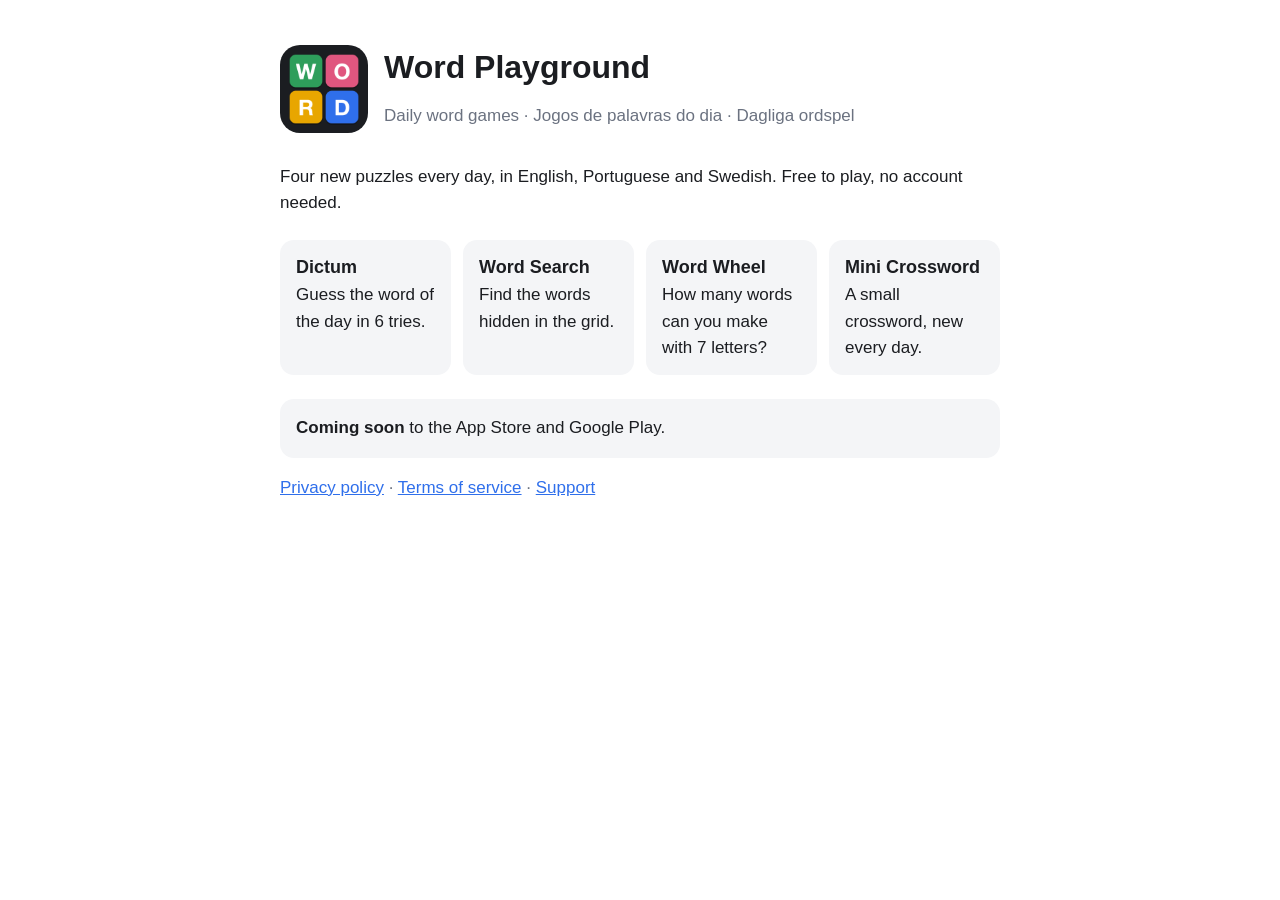
<file: index.html>
<!doctype html>
<html lang="en">
  <head>
    <meta charset="utf-8" />
    <meta name="viewport" content="width=device-width, initial-scale=1" />
    <title>Word Playground</title>
    <meta
      name="description"
      content="Four daily word games in English, Portuguese and Swedish: Dictum, Word Search, Word Wheel and Mini Crossword."
    />
    <!-- The card chats show for this link, which the app's shared results end with. -->
    <meta property="og:type" content="website" />
    <meta property="og:site_name" content="Word Playground" />
    <meta property="og:title" content="Word Playground" />
    <meta
      property="og:description"
      content="Daily word games · Jogos de palavras do dia · Dagliga ordspel"
    />
    <meta property="og:url" content="https://wordplayground.app/" />
    <meta property="og:image" content="https://wordplayground.app/share.jpg" />
    <meta property="og:image:width" content="1024" />
    <meta property="og:image:height" content="500" />
    <meta property="og:image:alt" content="Word Playground: four word games every day" />
    <meta name="twitter:card" content="summary_large_image" />
    <link rel="icon" href="icon.png" />
    <link rel="stylesheet" href="style.css" />
  </head>
  <body>
    <main>
      <div class="hero">
        <img src="icon.png" alt="" />
        <div>
          <h1>Word Playground</h1>
          <p class="muted">Daily word games · Jogos de palavras do dia · Dagliga ordspel</p>
        </div>
      </div>

      <p>
        Four new puzzles every day, in English, Portuguese and Swedish. Free to play, no account
        needed.
      </p>

      <div class="games">
        <div class="game"><strong>Dictum</strong>Guess the word of the day in 6 tries.</div>
        <div class="game"><strong>Word Search</strong>Find the words hidden in the grid.</div>
        <div class="game"><strong>Word Wheel</strong>How many words can you make with 7 letters?</div>
        <div class="game"><strong>Mini Crossword</strong>A small crossword, new every day.</div>
      </div>

      <div class="stores">
        <strong>Coming soon</strong> to the App Store and Google Play.
        <!-- Replace with the store badges and links once the app is published. -->
      </div>

      <p class="muted">
        <a href="privacy.html">Privacy policy</a> · <a href="terms.html">Terms of service</a> ·
        <a href="support.html">Support</a>
      </p>
    </main>
  </body>
</html>
</file>
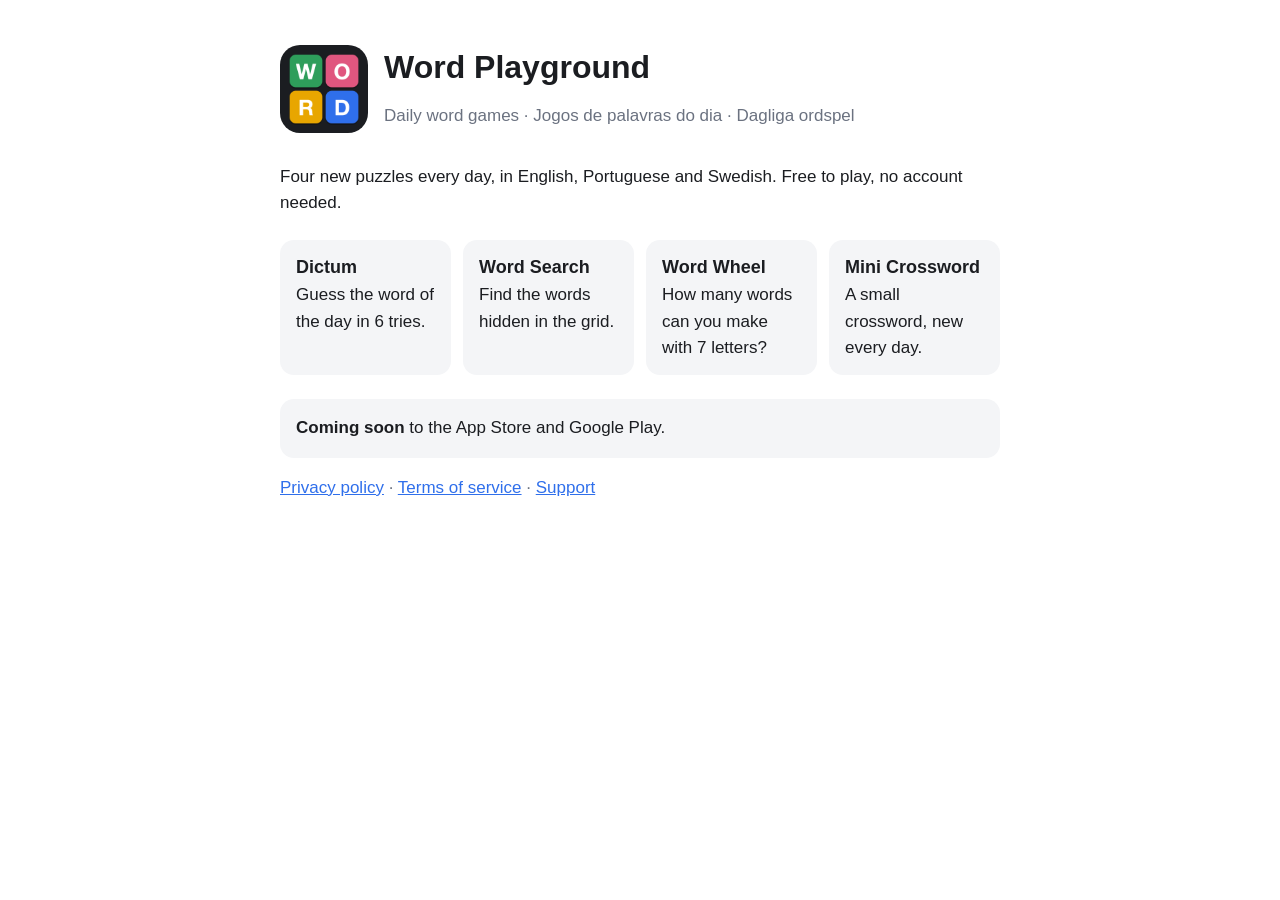
<file: app.html>
<!doctype html>
<html lang="en">
  <head>
    <meta charset="utf-8" />
    <meta name="viewport" content="width=device-width, initial-scale=1" />
    <title>Word Playground</title>
    <!-- The link at the end of results shared from the app (SHARE_URL in mobile/src/config.ts).
         Android phones go straight to the app on Google Play; other devices see the home page.
         Chats show the card below, since they read these tags without running the script. -->
    <meta property="og:type" content="website" />
    <meta property="og:site_name" content="Word Playground" />
    <meta property="og:title" content="Word Playground" />
    <meta
      property="og:description"
      content="Daily word games · Jogos de palavras do dia · Dagliga ordspel"
    />
    <meta property="og:url" content="https://wordplayground.app/app" />
    <meta property="og:image" content="https://wordplayground.app/share.jpg" />
    <meta property="og:image:width" content="1024" />
    <meta property="og:image:height" content="500" />
    <meta property="og:image:alt" content="Word Playground: four word games every day" />
    <meta name="twitter:card" content="summary_large_image" />
    <link rel="icon" href="icon.png" />
    <script>
      // Set to true once the app is live on Google Play. Until then only testers can open its
      // page there (everyone else gets "not found"), so everyone goes to the home page.
      var LIVE_ON_GOOGLE_PLAY = false;
      // The referrer shows in the Play Console's acquisition reports as the "shared_result"
      // source, counting the visits and installs that shared results bring.
      var GOOGLE_PLAY =
        'https://play.google.com/store/apps/details?id=com.edjmacedo.wordsplayground' +
        '&referrer=utm_source%3Dshared_result%26utm_campaign%3Dshare';
      var android = /Android/i.test(navigator.userAgent);
      location.replace(LIVE_ON_GOOGLE_PLAY && android ? GOOGLE_PLAY : '/');
    </script>
  </head>
  <body>
    <p><a href="/">Word Playground</a></p>
  </body>
</html>
</file>
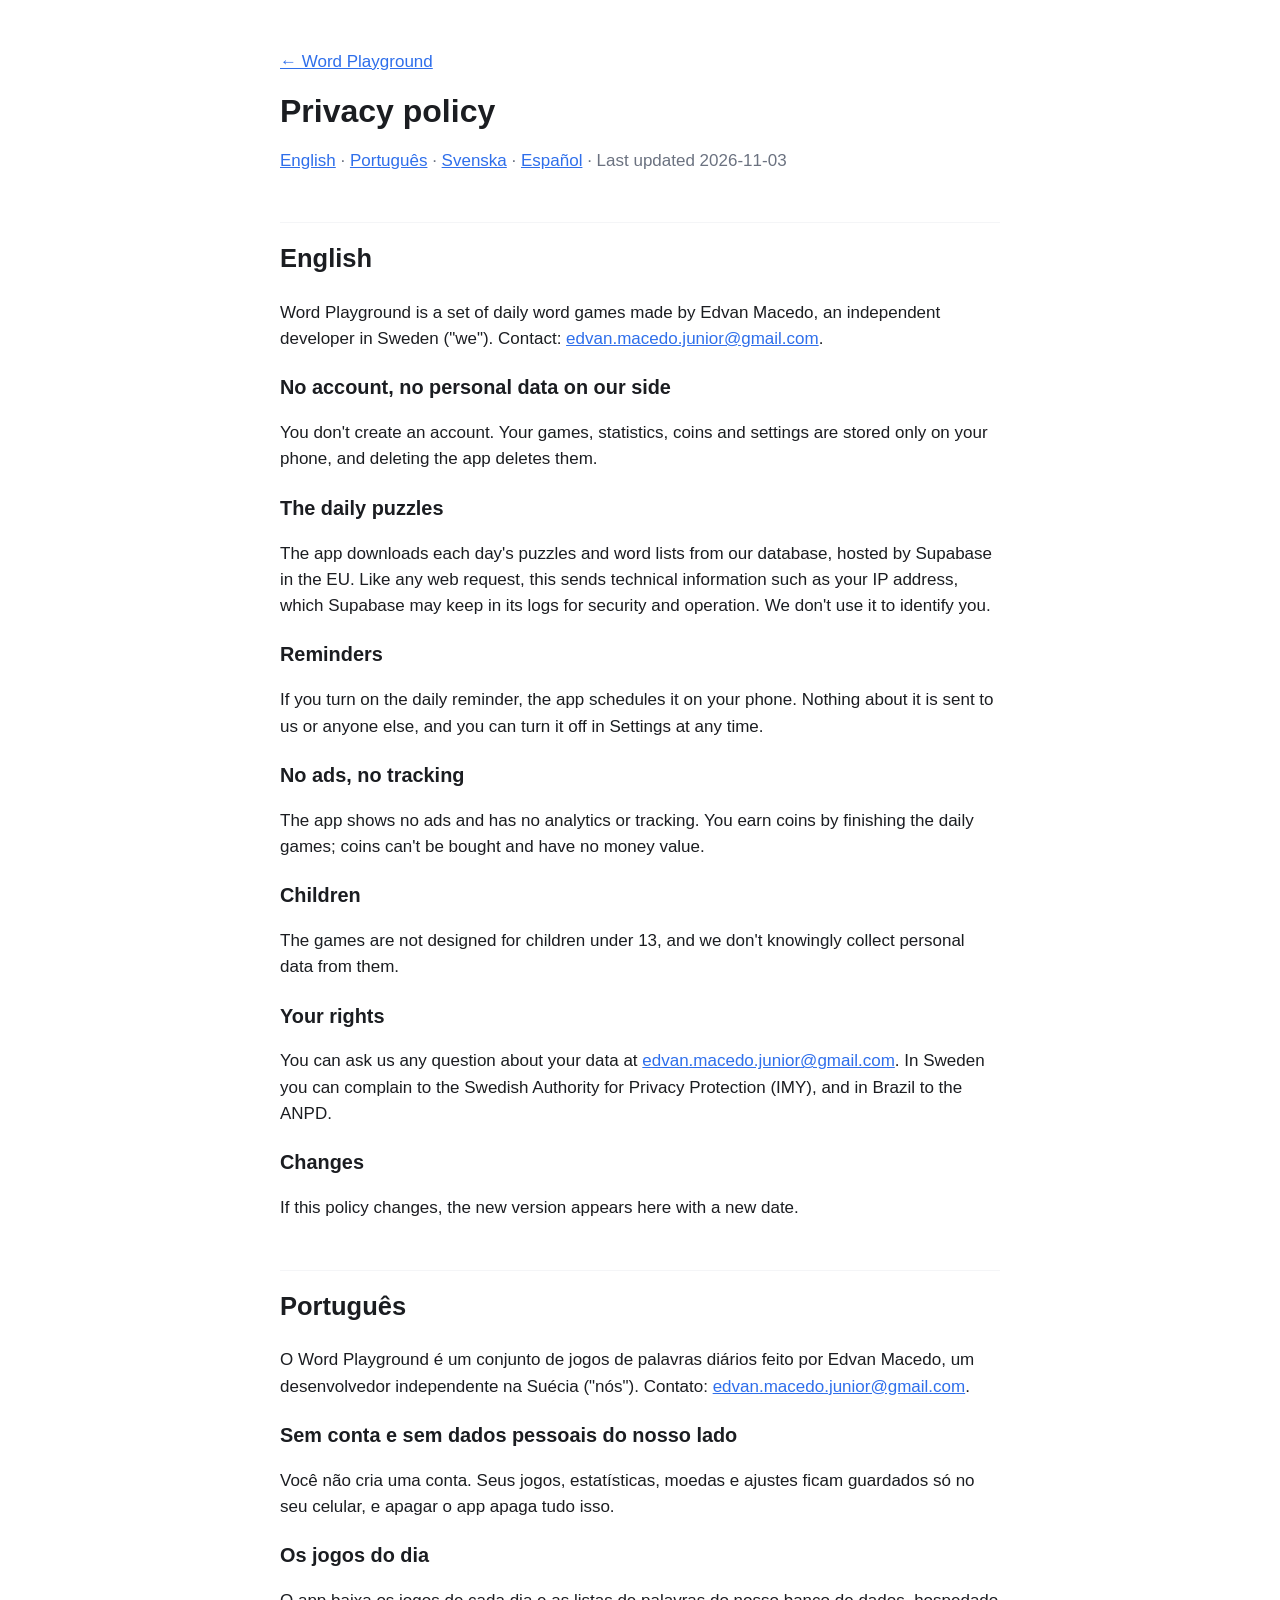
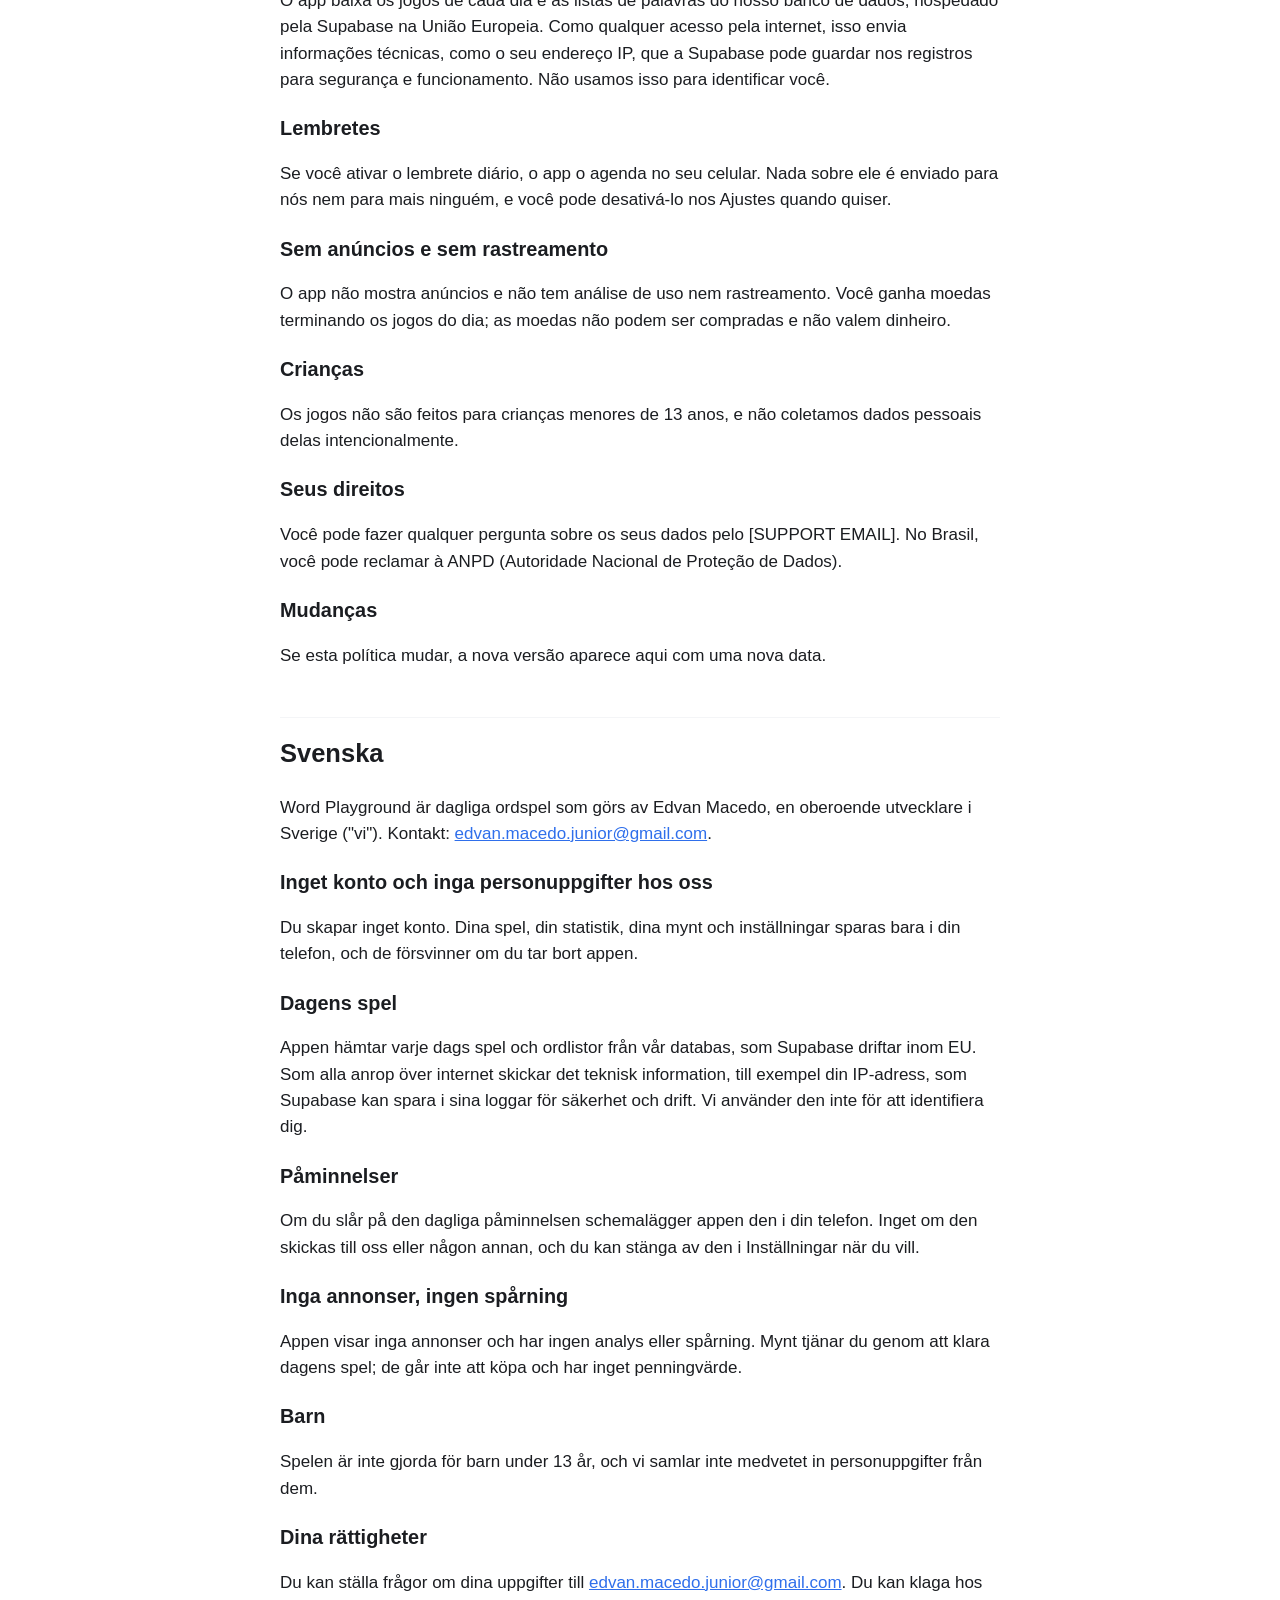
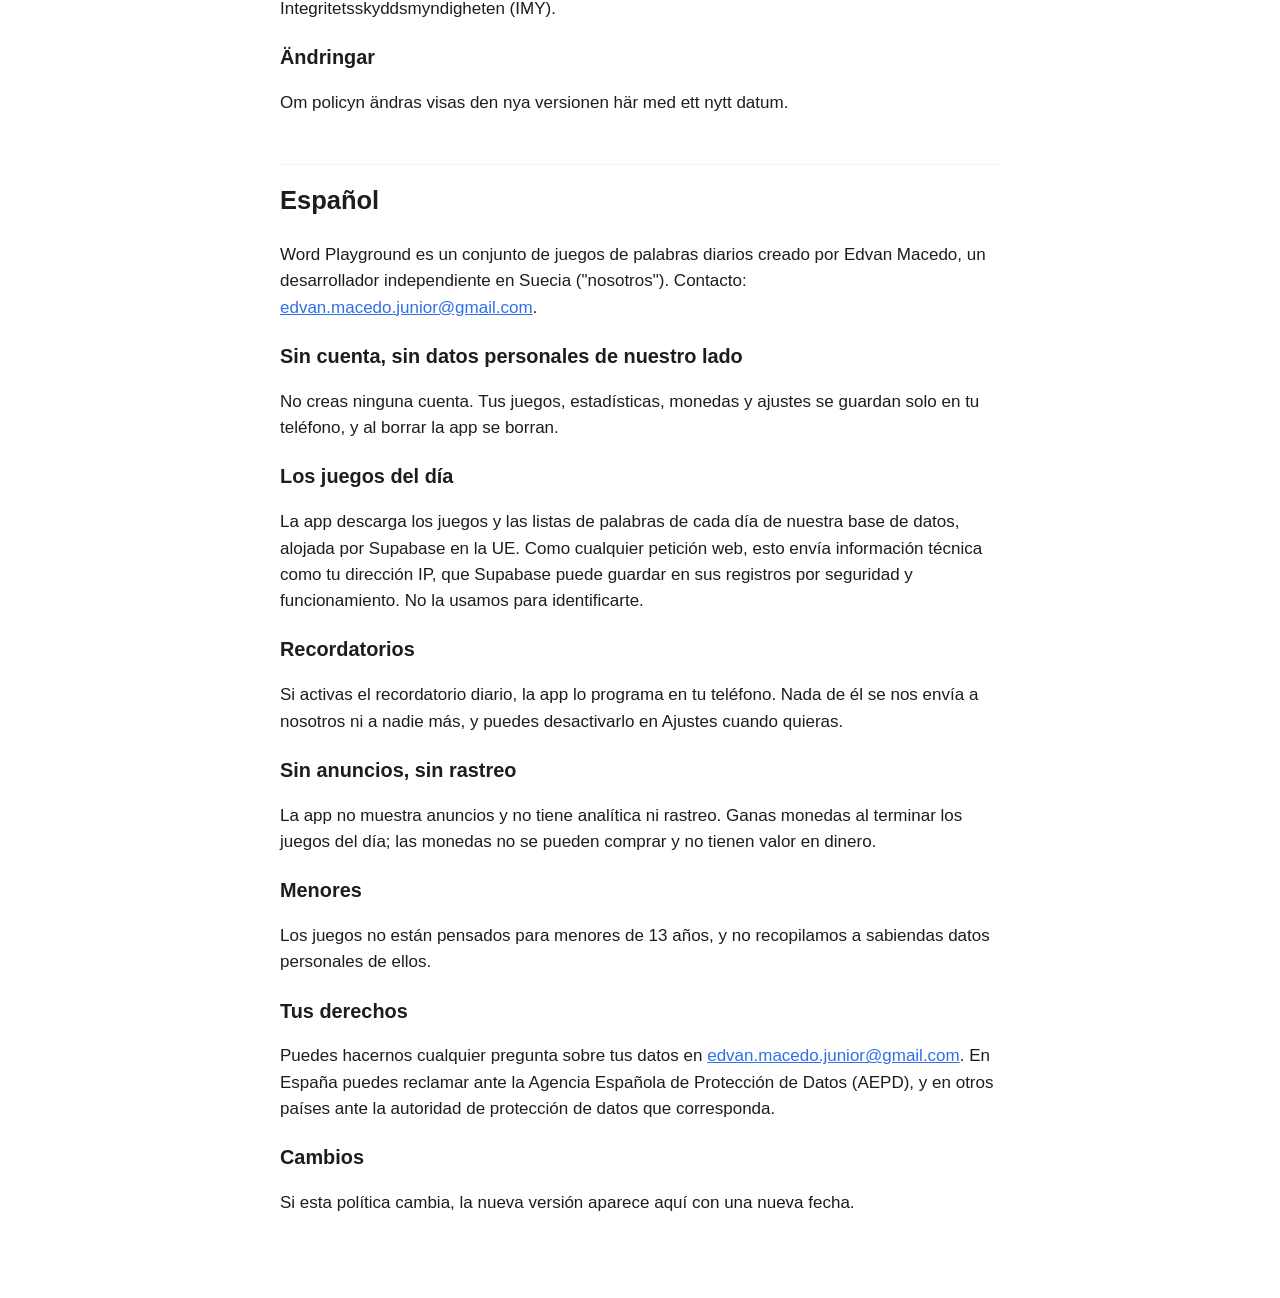
<file: privacy.html>
<!doctype html>
<html lang="en">
  <head>
    <meta charset="utf-8" />
    <meta name="viewport" content="width=device-width, initial-scale=1" />
    <title>Privacy policy · Word Playground</title>
    <link rel="stylesheet" href="style.css" />
  </head>
  <body>
    <main>
      <p><a href="index.html">← Word Playground</a></p>
      <h1>Privacy policy</h1>
      <p class="muted">
        <a href="#en">English</a> · <a href="#pt">Português</a> ·
        <a href="#sv">Svenska</a> · <a href="#es">Español</a> · Last updated 2026-11-03
      </p>

      <section id="en">
        <h2>English</h2>
        <p>
          Word Playground is a set of daily word games made by Edvan Macedo, an
          independent developer in Sweden ("we"). Contact: <a href="mailto:edvan.macedo.junior@gmail.com">edvan.macedo.junior@gmail.com</a>.
        </p>
        <h3>No account, no personal data on our side</h3>
        <p>
          You don't create an account. Your games, statistics, coins and
          settings are stored only on your phone, and deleting the app deletes
          them.
        </p>
        <h3>The daily puzzles</h3>
        <p>
          The app downloads each day's puzzles and word lists from our database,
          hosted by Supabase in the EU. Like any web request, this sends
          technical information such as your IP address, which Supabase may keep
          in its logs for security and operation. We don't use it to identify
          you.
        </p>
        <h3>Reminders</h3>
        <p>
          If you turn on the daily reminder, the app schedules it on your phone.
          Nothing about it is sent to us or anyone else, and you can turn it off
          in Settings at any time.
        </p>
        <h3>No ads, no tracking</h3>
        <p>
          The app shows no ads and has no analytics or tracking. You earn coins
          by finishing the daily games; coins can't be bought and have no money
          value.
        </p>
        <h3>Children</h3>
        <p>
          The games are not designed for children under 13, and we don't
          knowingly collect personal data from them.
        </p>
        <h3>Your rights</h3>
        <p>
          You can ask us any question about your data at <a href="mailto:edvan.macedo.junior@gmail.com">edvan.macedo.junior@gmail.com</a>. In
          Sweden you can complain to the Swedish Authority for Privacy
          Protection (IMY), and in Brazil to the ANPD.
        </p>
        <h3>Changes</h3>
        <p>
          If this policy changes, the new version appears here with a new date.
        </p>
      </section>

      <section id="pt">
        <h2>Português</h2>
        <p>
          O Word Playground é um conjunto de jogos de palavras diários feito por
          Edvan Macedo, um desenvolvedor independente na Suécia ("nós"). Contato:
          <a href="mailto:edvan.macedo.junior@gmail.com">edvan.macedo.junior@gmail.com</a>.
        </p>
        <h3>Sem conta e sem dados pessoais do nosso lado</h3>
        <p>
          Você não cria uma conta. Seus jogos, estatísticas, moedas e ajustes
          ficam guardados só no seu celular, e apagar o app apaga tudo isso.
        </p>
        <h3>Os jogos do dia</h3>
        <p>
          O app baixa os jogos de cada dia e as listas de palavras do nosso
          banco de dados, hospedado pela Supabase na União Europeia. Como
          qualquer acesso pela internet, isso envia informações técnicas, como o
          seu endereço IP, que a Supabase pode guardar nos registros para
          segurança e funcionamento. Não usamos isso para identificar você.
        </p>
        <h3>Lembretes</h3>
        <p>
          Se você ativar o lembrete diário, o app o agenda no seu celular. Nada
          sobre ele é enviado para nós nem para mais ninguém, e você pode
          desativá-lo nos Ajustes quando quiser.
        </p>
        <h3>Sem anúncios e sem rastreamento</h3>
        <p>
          O app não mostra anúncios e não tem análise de uso nem rastreamento.
          Você ganha moedas terminando os jogos do dia; as moedas não podem ser
          compradas e não valem dinheiro.
        </p>
        <h3>Crianças</h3>
        <p>
          Os jogos não são feitos para crianças menores de 13 anos, e não
          coletamos dados pessoais delas intencionalmente.
        </p>
        <h3>Seus direitos</h3>
        <p>
          Você pode fazer qualquer pergunta sobre os seus dados pelo [SUPPORT
          EMAIL]. No Brasil, você pode reclamar à ANPD (Autoridade Nacional de
          Proteção de Dados).
        </p>
        <h3>Mudanças</h3>
        <p>
          Se esta política mudar, a nova versão aparece aqui com uma nova data.
        </p>
      </section>

      <section id="sv">
        <h2>Svenska</h2>
        <p>
          Word Playground är dagliga ordspel som görs av Edvan Macedo, en
          oberoende utvecklare i Sverige ("vi"). Kontakt: <a href="mailto:edvan.macedo.junior@gmail.com">edvan.macedo.junior@gmail.com</a>.
        </p>
        <h3>Inget konto och inga personuppgifter hos oss</h3>
        <p>
          Du skapar inget konto. Dina spel, din statistik, dina mynt och
          inställningar sparas bara i din telefon, och de försvinner om du tar
          bort appen.
        </p>
        <h3>Dagens spel</h3>
        <p>
          Appen hämtar varje dags spel och ordlistor från vår databas, som
          Supabase driftar inom EU. Som alla anrop över internet skickar det
          teknisk information, till exempel din IP-adress, som Supabase kan
          spara i sina loggar för säkerhet och drift. Vi använder den inte för
          att identifiera dig.
        </p>
        <h3>Påminnelser</h3>
        <p>
          Om du slår på den dagliga påminnelsen schemalägger appen den i din
          telefon. Inget om den skickas till oss eller någon annan, och du kan
          stänga av den i Inställningar när du vill.
        </p>
        <h3>Inga annonser, ingen spårning</h3>
        <p>
          Appen visar inga annonser och har ingen analys eller spårning. Mynt
          tjänar du genom att klara dagens spel; de går inte att köpa och har
          inget penningvärde.
        </p>
        <h3>Barn</h3>
        <p>
          Spelen är inte gjorda för barn under 13 år, och vi samlar inte
          medvetet in personuppgifter från dem.
        </p>
        <h3>Dina rättigheter</h3>
        <p>
          Du kan ställa frågor om dina uppgifter till <a href="mailto:edvan.macedo.junior@gmail.com">edvan.macedo.junior@gmail.com</a>. Du kan
          klaga hos Integritetsskyddsmyndigheten (IMY).
        </p>
        <h3>Ändringar</h3>
        <p>Om policyn ändras visas den nya versionen här med ett nytt datum.</p>
      </section>

      <section id="es" lang="es">
        <h2>Español</h2>
        <p>
          Word Playground es un conjunto de juegos de palabras diarios creado por
          Edvan Macedo, un desarrollador independiente en Suecia ("nosotros").
          Contacto: <a href="mailto:edvan.macedo.junior@gmail.com">edvan.macedo.junior@gmail.com</a>.
        </p>
        <h3>Sin cuenta, sin datos personales de nuestro lado</h3>
        <p>
          No creas ninguna cuenta. Tus juegos, estadísticas, monedas y ajustes
          se guardan solo en tu teléfono, y al borrar la app se borran.
        </p>
        <h3>Los juegos del día</h3>
        <p>
          La app descarga los juegos y las listas de palabras de cada día de
          nuestra base de datos, alojada por Supabase en la UE. Como cualquier
          petición web, esto envía información técnica como tu dirección IP, que
          Supabase puede guardar en sus registros por seguridad y funcionamiento.
          No la usamos para identificarte.
        </p>
        <h3>Recordatorios</h3>
        <p>
          Si activas el recordatorio diario, la app lo programa en tu teléfono.
          Nada de él se nos envía a nosotros ni a nadie más, y puedes
          desactivarlo en Ajustes cuando quieras.
        </p>
        <h3>Sin anuncios, sin rastreo</h3>
        <p>
          La app no muestra anuncios y no tiene analítica ni rastreo. Ganas
          monedas al terminar los juegos del día; las monedas no se pueden
          comprar y no tienen valor en dinero.
        </p>
        <h3>Menores</h3>
        <p>
          Los juegos no están pensados para menores de 13 años, y no recopilamos
          a sabiendas datos personales de ellos.
        </p>
        <h3>Tus derechos</h3>
        <p>
          Puedes hacernos cualquier pregunta sobre tus datos en <a href="mailto:edvan.macedo.junior@gmail.com">edvan.macedo.junior@gmail.com</a>. En
          España puedes reclamar ante la Agencia Española de Protección de Datos
          (AEPD), y en otros países ante la autoridad de protección de datos que
          corresponda.
        </p>
        <h3>Cambios</h3>
        <p>
          Si esta política cambia, la nueva versión aparece aquí con una nueva
          fecha.
        </p>
      </section>
    </main>
  </body>
</html>
</file>
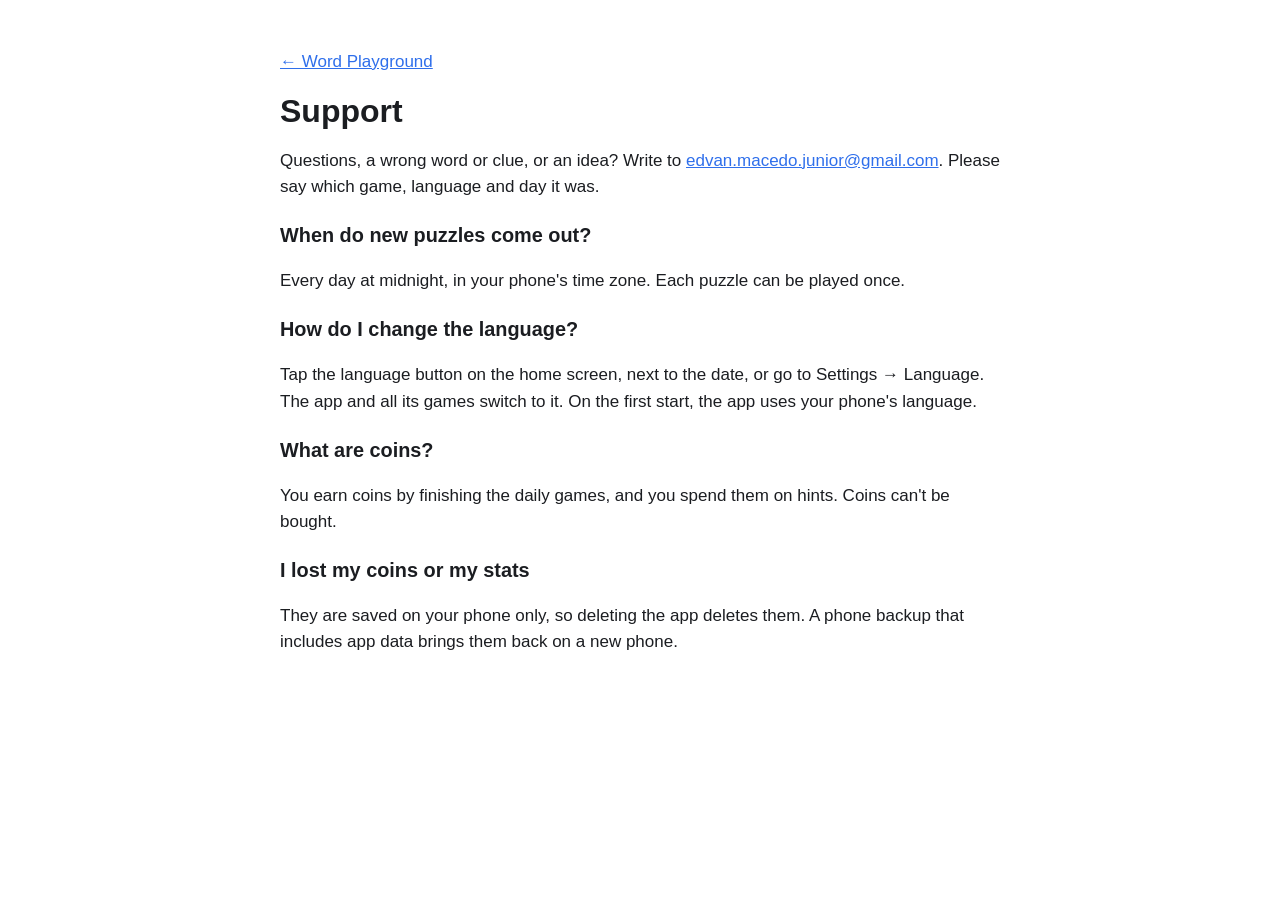
<file: support.html>
<!doctype html>
<html lang="en">
  <head>
    <meta charset="utf-8" />
    <meta name="viewport" content="width=device-width, initial-scale=1" />
    <title>Support · Word Playground</title>
    <link rel="stylesheet" href="style.css" />
  </head>
  <body>
    <main>
      <p><a href="index.html">← Word Playground</a></p>
      <h1>Support</h1>
      <p>
        Questions, a wrong word or clue, or an idea? Write to <a href="mailto:edvan.macedo.junior@gmail.com">edvan.macedo.junior@gmail.com</a>.
        Please say which game, language and day it was.
      </p>

      <h3>When do new puzzles come out?</h3>
      <p>
        Every day at midnight, in your phone's time zone. Each puzzle can be
        played once.
      </p>

      <h3>How do I change the language?</h3>
      <p>
        Tap the language button on the home screen, next to the date, or go to
        Settings → Language. The app and all its games switch to it. On the
        first start, the app uses your phone's language.
      </p>

      <h3>What are coins?</h3>
      <p>
        You earn coins by finishing the daily games, and you spend them on
        hints. Coins can't be bought.
      </p>

      <h3>I lost my coins or my stats</h3>
      <p>
        They are saved on your phone only, so deleting the app deletes them. A
        phone backup that includes app data brings them back on a new phone.
      </p>
    </main>
  </body>
</html>
</file>
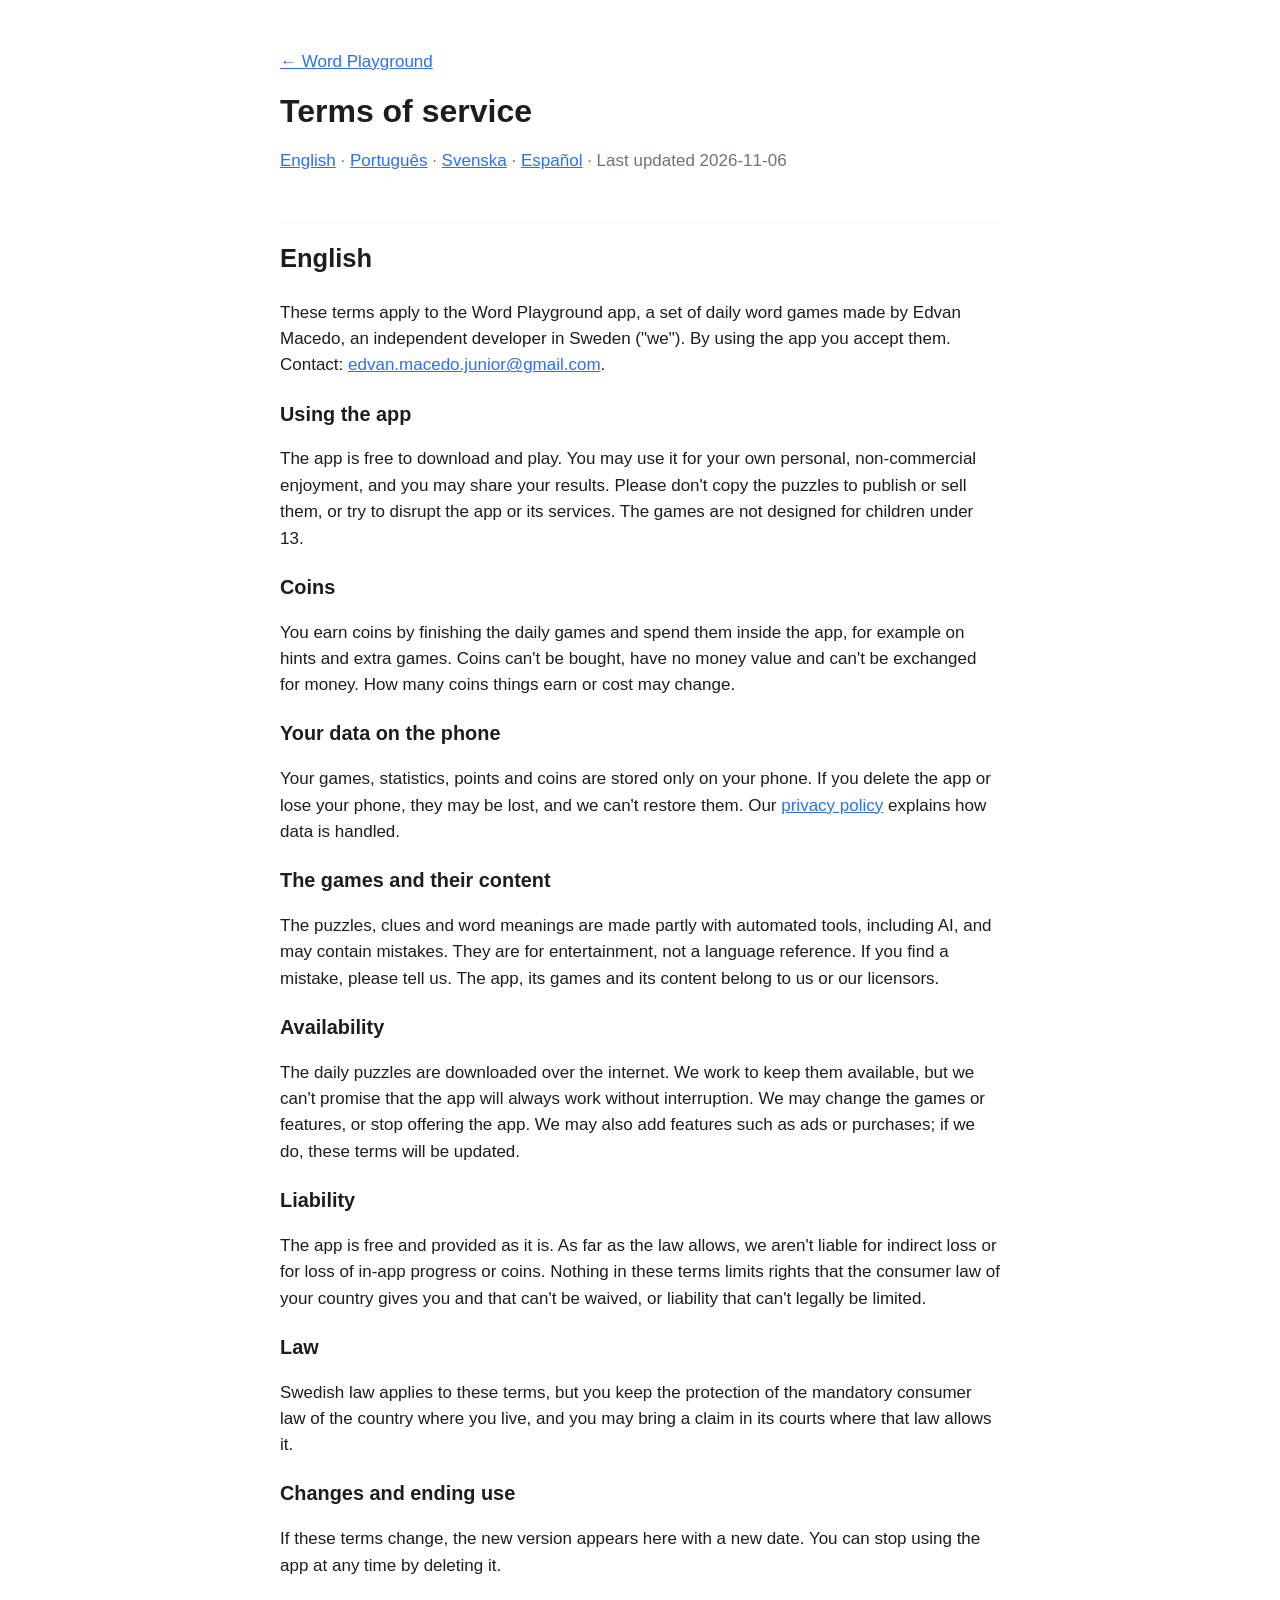
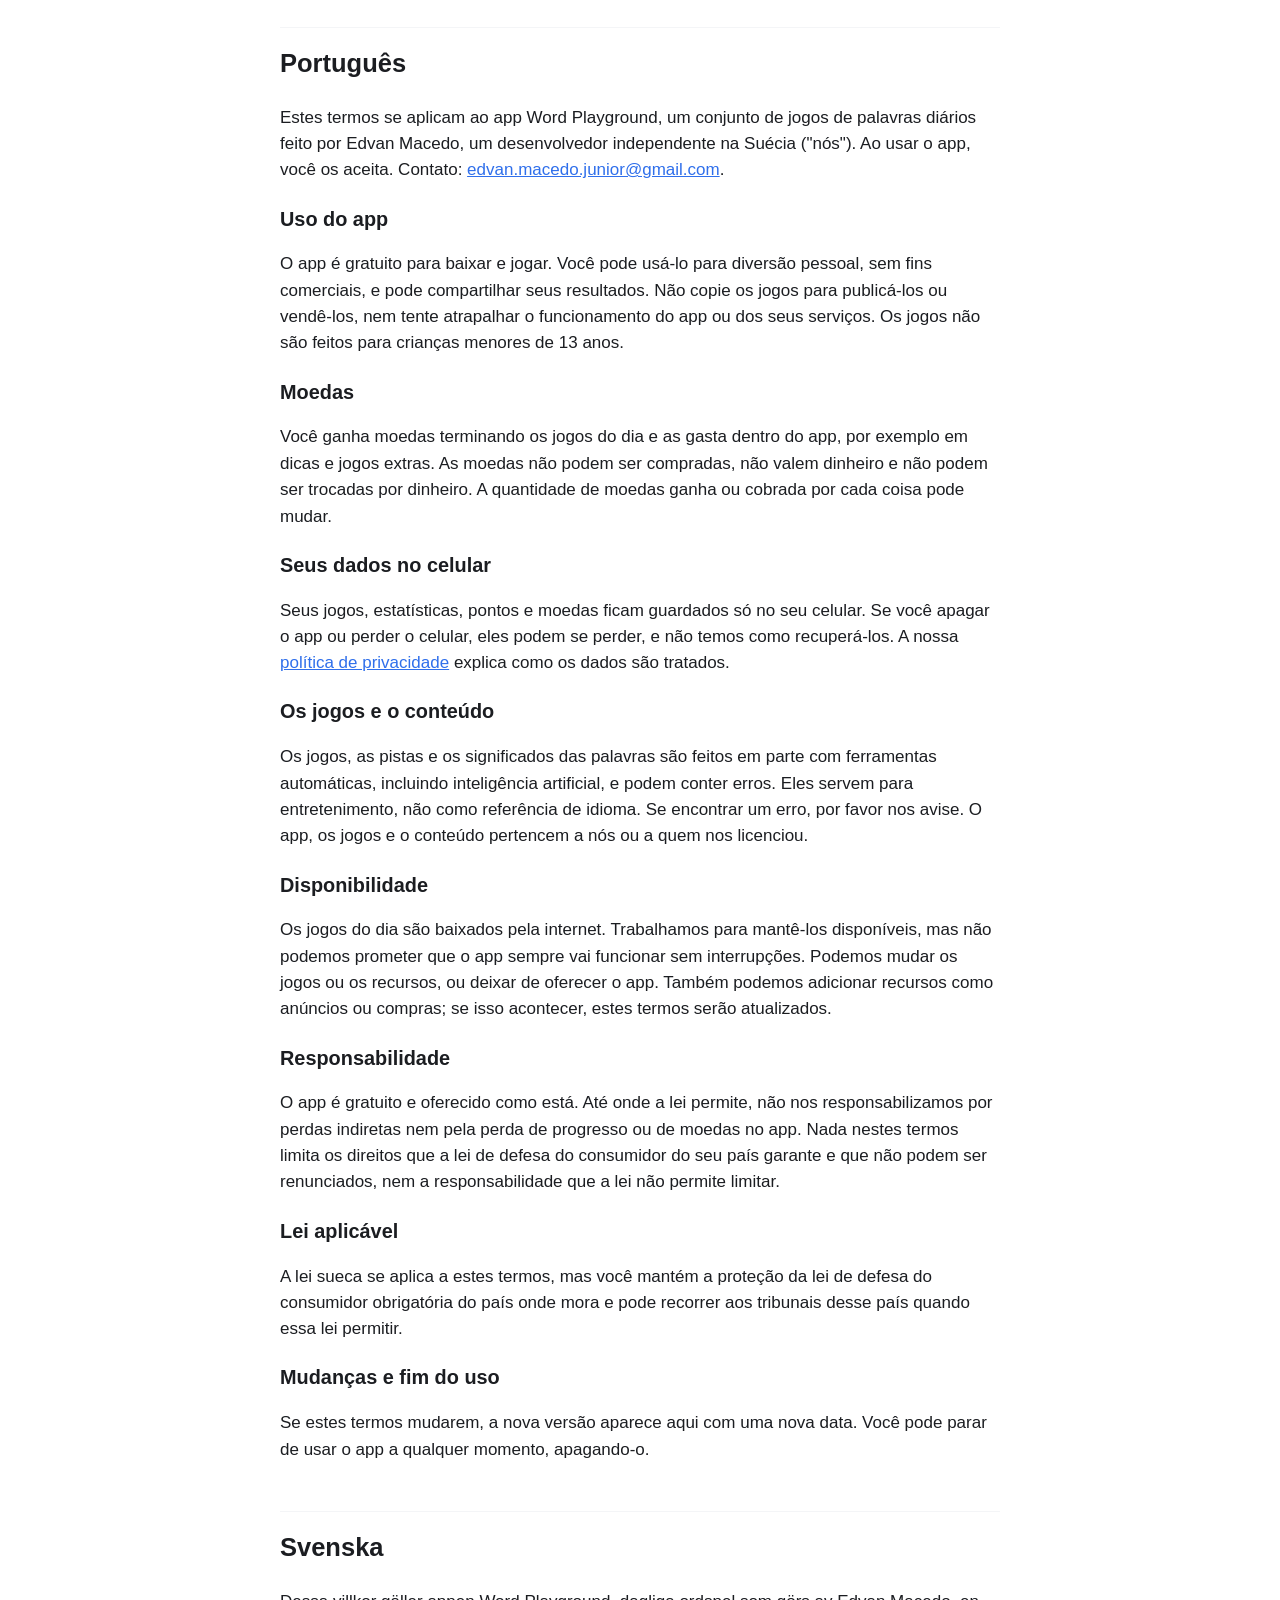
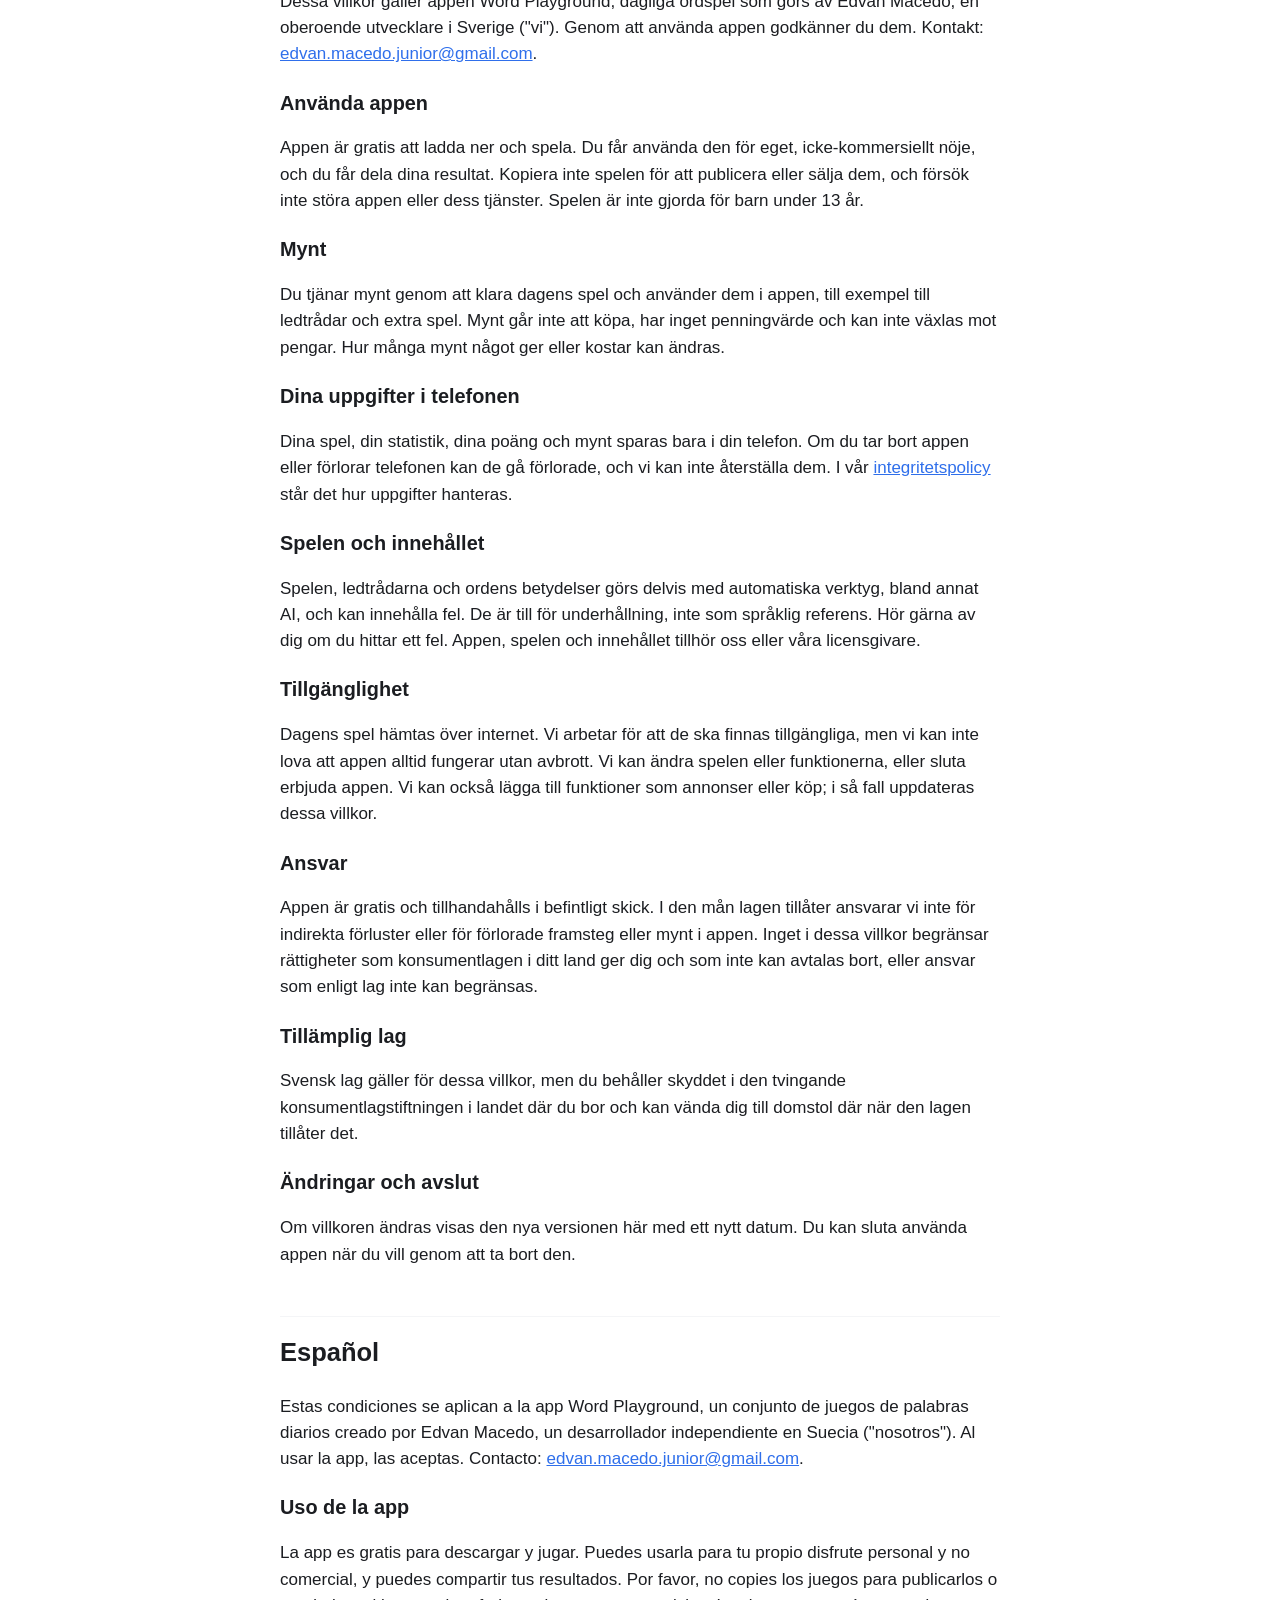
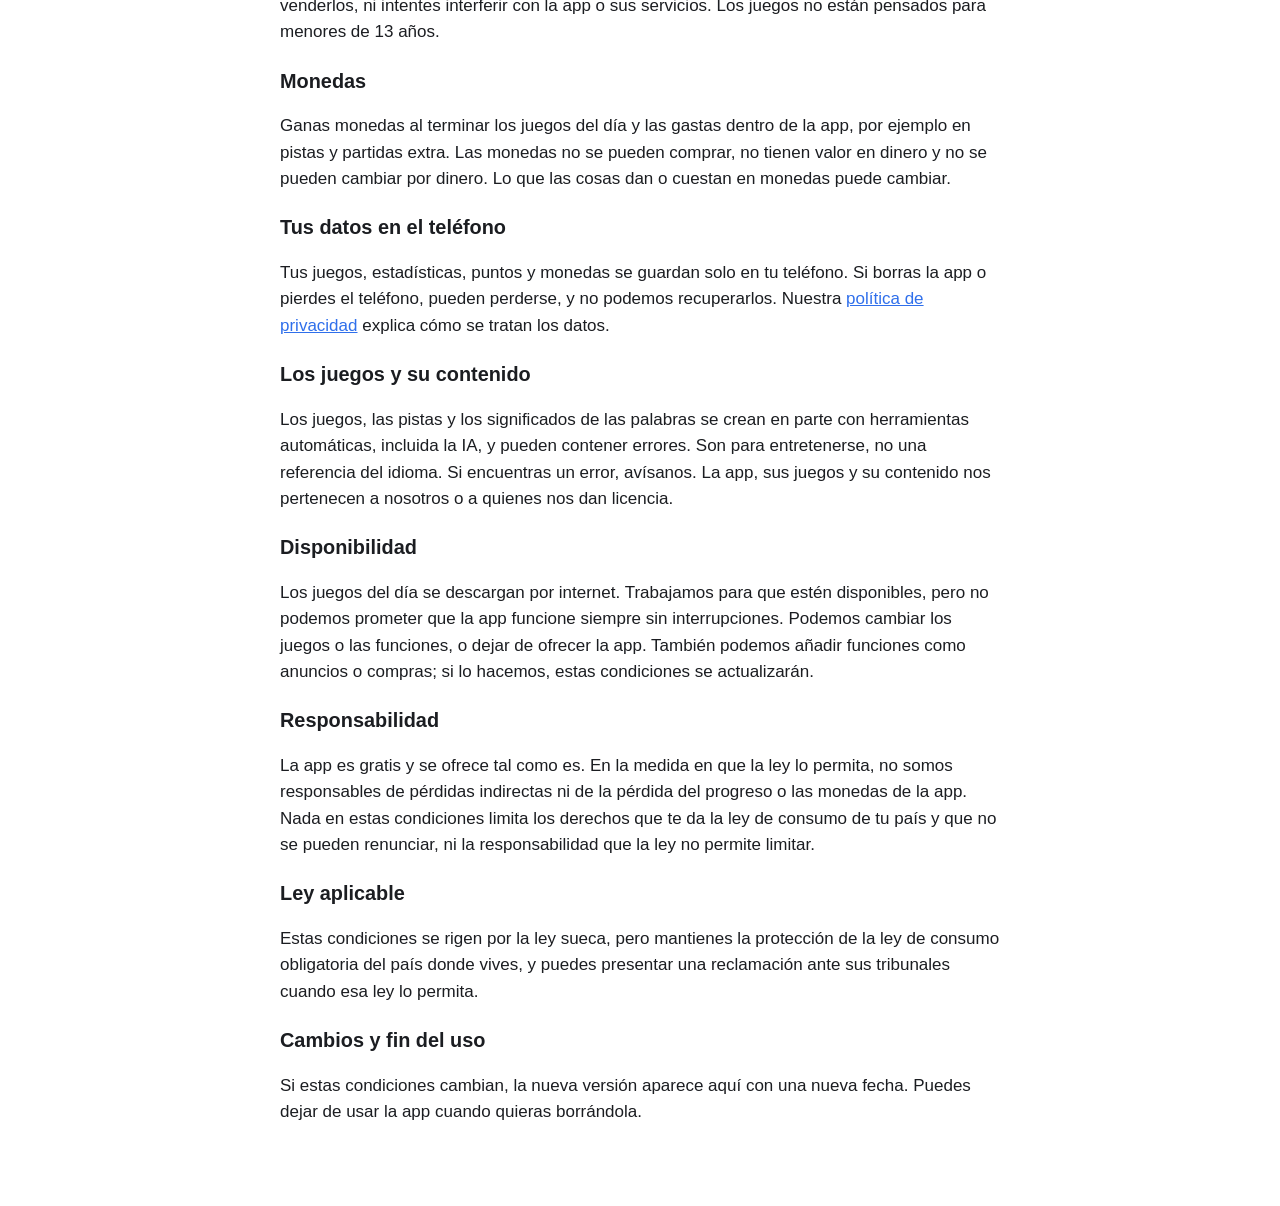
<file: terms.html>
<!doctype html>
<html lang="en">
  <head>
    <meta charset="utf-8" />
    <meta name="viewport" content="width=device-width, initial-scale=1" />
    <title>Terms of service · Word Playground</title>
    <link rel="stylesheet" href="style.css" />
  </head>
  <body>
    <main>
      <p><a href="index.html">← Word Playground</a></p>
      <h1>Terms of service</h1>
      <p class="muted">
        <a href="#en">English</a> · <a href="#pt">Português</a> ·
        <a href="#sv">Svenska</a> · <a href="#es">Español</a> · Last updated 2026-11-06
      </p>

      <section id="en">
        <h2>English</h2>
        <p>
          These terms apply to the Word Playground app, a set of daily word
          games made by Edvan Macedo, an independent developer in Sweden ("we").
          By using the app you accept them. Contact: <a href="mailto:edvan.macedo.junior@gmail.com">edvan.macedo.junior@gmail.com</a>.
        </p>
        <h3>Using the app</h3>
        <p>
          The app is free to download and play. You may use it for your own
          personal, non-commercial enjoyment, and you may share your results.
          Please don't copy the puzzles to publish or sell them, or try to
          disrupt the app or its services. The games are not designed for
          children under 13.
        </p>
        <h3>Coins</h3>
        <p>
          You earn coins by finishing the daily games and spend them inside the
          app, for example on hints and extra games. Coins can't be bought, have
          no money value and can't be exchanged for money. How many coins things
          earn or cost may change.
        </p>
        <h3>Your data on the phone</h3>
        <p>
          Your games, statistics, points and coins are stored only on your
          phone. If you delete the app or lose your phone, they may be lost, and
          we can't restore them. Our <a href="privacy.html">privacy policy</a>
          explains how data is handled.
        </p>
        <h3>The games and their content</h3>
        <p>
          The puzzles, clues and word meanings are made partly with automated
          tools, including AI, and may contain mistakes. They are for
          entertainment, not a language reference. If you find a mistake, please
          tell us. The app, its games and its content belong to us or our
          licensors.
        </p>
        <h3>Availability</h3>
        <p>
          The daily puzzles are downloaded over the internet. We work to keep
          them available, but we can't promise that the app will always work
          without interruption. We may change the games or features, or stop
          offering the app. We may also add features such as ads or purchases;
          if we do, these terms will be updated.
        </p>
        <h3>Liability</h3>
        <p>
          The app is free and provided as it is. As far as the law allows, we
          aren't liable for indirect loss or for loss of in-app progress or
          coins. Nothing in these terms limits rights that the consumer law of
          your country gives you and that can't be waived, or liability that
          can't legally be limited.
        </p>
        <h3>Law</h3>
        <p>
          Swedish law applies to these terms, but you keep the protection of the
          mandatory consumer law of the country where you live, and you may
          bring a claim in its courts where that law allows it.
        </p>
        <h3>Changes and ending use</h3>
        <p>
          If these terms change, the new version appears here with a new date.
          You can stop using the app at any time by deleting it.
        </p>
      </section>

      <section id="pt">
        <h2>Português</h2>
        <p>
          Estes termos se aplicam ao app Word Playground, um conjunto de jogos
          de palavras diários feito por Edvan Macedo, um desenvolvedor
          independente na Suécia ("nós"). Ao usar o app, você os aceita. Contato:
          <a href="mailto:edvan.macedo.junior@gmail.com">edvan.macedo.junior@gmail.com</a>.
        </p>
        <h3>Uso do app</h3>
        <p>
          O app é gratuito para baixar e jogar. Você pode usá-lo para diversão
          pessoal, sem fins comerciais, e pode compartilhar seus resultados. Não
          copie os jogos para publicá-los ou vendê-los, nem tente atrapalhar o
          funcionamento do app ou dos seus serviços. Os jogos não são feitos para
          crianças menores de 13 anos.
        </p>
        <h3>Moedas</h3>
        <p>
          Você ganha moedas terminando os jogos do dia e as gasta dentro do app,
          por exemplo em dicas e jogos extras. As moedas não podem ser compradas,
          não valem dinheiro e não podem ser trocadas por dinheiro. A quantidade
          de moedas ganha ou cobrada por cada coisa pode mudar.
        </p>
        <h3>Seus dados no celular</h3>
        <p>
          Seus jogos, estatísticas, pontos e moedas ficam guardados só no seu
          celular. Se você apagar o app ou perder o celular, eles podem se
          perder, e não temos como recuperá-los. A nossa
          <a href="privacy.html">política de privacidade</a> explica como os
          dados são tratados.
        </p>
        <h3>Os jogos e o conteúdo</h3>
        <p>
          Os jogos, as pistas e os significados das palavras são feitos em parte
          com ferramentas automáticas, incluindo inteligência artificial, e podem
          conter erros. Eles servem para entretenimento, não como referência de
          idioma. Se encontrar um erro, por favor nos avise. O app, os jogos e o
          conteúdo pertencem a nós ou a quem nos licenciou.
        </p>
        <h3>Disponibilidade</h3>
        <p>
          Os jogos do dia são baixados pela internet. Trabalhamos para mantê-los
          disponíveis, mas não podemos prometer que o app sempre vai funcionar
          sem interrupções. Podemos mudar os jogos ou os recursos, ou deixar de
          oferecer o app. Também podemos adicionar recursos como anúncios ou
          compras; se isso acontecer, estes termos serão atualizados.
        </p>
        <h3>Responsabilidade</h3>
        <p>
          O app é gratuito e oferecido como está. Até onde a lei permite, não nos
          responsabilizamos por perdas indiretas nem pela perda de progresso ou
          de moedas no app. Nada nestes termos limita os direitos que a lei de
          defesa do consumidor do seu país garante e que não podem ser
          renunciados, nem a responsabilidade que a lei não permite limitar.
        </p>
        <h3>Lei aplicável</h3>
        <p>
          A lei sueca se aplica a estes termos, mas você mantém a proteção da lei
          de defesa do consumidor obrigatória do país onde mora e pode recorrer
          aos tribunais desse país quando essa lei permitir.
        </p>
        <h3>Mudanças e fim do uso</h3>
        <p>
          Se estes termos mudarem, a nova versão aparece aqui com uma nova data.
          Você pode parar de usar o app a qualquer momento, apagando-o.
        </p>
      </section>

      <section id="sv">
        <h2>Svenska</h2>
        <p>
          Dessa villkor gäller appen Word Playground, dagliga ordspel som görs av
          Edvan Macedo, en oberoende utvecklare i Sverige ("vi"). Genom att
          använda appen godkänner du dem. Kontakt: <a href="mailto:edvan.macedo.junior@gmail.com">edvan.macedo.junior@gmail.com</a>.
        </p>
        <h3>Använda appen</h3>
        <p>
          Appen är gratis att ladda ner och spela. Du får använda den för eget,
          icke-kommersiellt nöje, och du får dela dina resultat. Kopiera inte
          spelen för att publicera eller sälja dem, och försök inte störa appen
          eller dess tjänster. Spelen är inte gjorda för barn under 13 år.
        </p>
        <h3>Mynt</h3>
        <p>
          Du tjänar mynt genom att klara dagens spel och använder dem i appen,
          till exempel till ledtrådar och extra spel. Mynt går inte att köpa, har
          inget penningvärde och kan inte växlas mot pengar. Hur många mynt något
          ger eller kostar kan ändras.
        </p>
        <h3>Dina uppgifter i telefonen</h3>
        <p>
          Dina spel, din statistik, dina poäng och mynt sparas bara i din
          telefon. Om du tar bort appen eller förlorar telefonen kan de gå
          förlorade, och vi kan inte återställa dem. I vår
          <a href="privacy.html">integritetspolicy</a> står det hur uppgifter
          hanteras.
        </p>
        <h3>Spelen och innehållet</h3>
        <p>
          Spelen, ledtrådarna och ordens betydelser görs delvis med automatiska
          verktyg, bland annat AI, och kan innehålla fel. De är till för
          underhållning, inte som språklig referens. Hör gärna av dig om du hittar
          ett fel. Appen, spelen och innehållet tillhör oss eller våra
          licensgivare.
        </p>
        <h3>Tillgänglighet</h3>
        <p>
          Dagens spel hämtas över internet. Vi arbetar för att de ska finnas
          tillgängliga, men vi kan inte lova att appen alltid fungerar utan
          avbrott. Vi kan ändra spelen eller funktionerna, eller sluta erbjuda
          appen. Vi kan också lägga till funktioner som annonser eller köp; i så
          fall uppdateras dessa villkor.
        </p>
        <h3>Ansvar</h3>
        <p>
          Appen är gratis och tillhandahålls i befintligt skick. I den mån lagen
          tillåter ansvarar vi inte för indirekta förluster eller för förlorade
          framsteg eller mynt i appen. Inget i dessa villkor begränsar rättigheter
          som konsumentlagen i ditt land ger dig och som inte kan avtalas bort,
          eller ansvar som enligt lag inte kan begränsas.
        </p>
        <h3>Tillämplig lag</h3>
        <p>
          Svensk lag gäller för dessa villkor, men du behåller skyddet i den
          tvingande konsumentlagstiftningen i landet där du bor och kan vända dig
          till domstol där när den lagen tillåter det.
        </p>
        <h3>Ändringar och avslut</h3>
        <p>
          Om villkoren ändras visas den nya versionen här med ett nytt datum. Du
          kan sluta använda appen när du vill genom att ta bort den.
        </p>
      </section>

      <section id="es" lang="es">
        <h2>Español</h2>
        <p>
          Estas condiciones se aplican a la app Word Playground, un conjunto de
          juegos de palabras diarios creado por Edvan Macedo, un desarrollador
          independiente en Suecia ("nosotros"). Al usar la app, las aceptas.
          Contacto: <a href="mailto:edvan.macedo.junior@gmail.com">edvan.macedo.junior@gmail.com</a>.
        </p>
        <h3>Uso de la app</h3>
        <p>
          La app es gratis para descargar y jugar. Puedes usarla para tu propio
          disfrute personal y no comercial, y puedes compartir tus resultados.
          Por favor, no copies los juegos para publicarlos o venderlos, ni
          intentes interferir con la app o sus servicios. Los juegos no están
          pensados para menores de 13 años.
        </p>
        <h3>Monedas</h3>
        <p>
          Ganas monedas al terminar los juegos del día y las gastas dentro de la
          app, por ejemplo en pistas y partidas extra. Las monedas no se pueden
          comprar, no tienen valor en dinero y no se pueden cambiar por dinero.
          Lo que las cosas dan o cuestan en monedas puede cambiar.
        </p>
        <h3>Tus datos en el teléfono</h3>
        <p>
          Tus juegos, estadísticas, puntos y monedas se guardan solo en tu
          teléfono. Si borras la app o pierdes el teléfono, pueden perderse, y no
          podemos recuperarlos. Nuestra <a href="privacy.html#es">política de
          privacidad</a> explica cómo se tratan los datos.
        </p>
        <h3>Los juegos y su contenido</h3>
        <p>
          Los juegos, las pistas y los significados de las palabras se crean en
          parte con herramientas automáticas, incluida la IA, y pueden contener
          errores. Son para entretenerse, no una referencia del idioma. Si
          encuentras un error, avísanos. La app, sus juegos y su contenido nos
          pertenecen a nosotros o a quienes nos dan licencia.
        </p>
        <h3>Disponibilidad</h3>
        <p>
          Los juegos del día se descargan por internet. Trabajamos para que estén
          disponibles, pero no podemos prometer que la app funcione siempre sin
          interrupciones. Podemos cambiar los juegos o las funciones, o dejar de
          ofrecer la app. También podemos añadir funciones como anuncios o
          compras; si lo hacemos, estas condiciones se actualizarán.
        </p>
        <h3>Responsabilidad</h3>
        <p>
          La app es gratis y se ofrece tal como es. En la medida en que la ley lo
          permita, no somos responsables de pérdidas indirectas ni de la pérdida
          del progreso o las monedas de la app. Nada en estas condiciones limita
          los derechos que te da la ley de consumo de tu país y que no se pueden
          renunciar, ni la responsabilidad que la ley no permite limitar.
        </p>
        <h3>Ley aplicable</h3>
        <p>
          Estas condiciones se rigen por la ley sueca, pero mantienes la
          protección de la ley de consumo obligatoria del país donde vives, y
          puedes presentar una reclamación ante sus tribunales cuando esa ley lo
          permita.
        </p>
        <h3>Cambios y fin del uso</h3>
        <p>
          Si estas condiciones cambian, la nueva versión aparece aquí con una
          nueva fecha. Puedes dejar de usar la app cuando quieras borrándola.
        </p>
      </section>
    </main>
  </body>
</html>
</file>
<file: style.css>
:root {
  --text: #1b1d21;
  --muted: #6b7280;
  --surface: #f4f5f7;
  --accent: #2f6feb;
  --background: #ffffff;
}

@media (prefers-color-scheme: dark) {
  :root {
    --text: #eceef1;
    --muted: #a3a9b3;
    --surface: #24272d;
    --accent: #7aa5ff;
    --background: #1b1d21;
  }
}

body {
  margin: 0;
  background: var(--background);
  color: var(--text);
  font:
    17px/1.55 -apple-system,
    BlinkMacSystemFont,
    'Segoe UI',
    Roboto,
    Helvetica,
    Arial,
    sans-serif;
}

main {
  max-width: 720px;
  margin: 0 auto;
  padding: 32px 16px 64px;
}

a {
  color: var(--accent);
}

h1 {
  font-size: 32px;
  line-height: 1.2;
  margin: 16px 0 8px;
}

h2 {
  margin-top: 48px;
  padding-top: 16px;
  border-top: 1px solid var(--surface);
}

h3 {
  margin-bottom: 4px;
}

.muted {
  color: var(--muted);
}

.hero {
  display: flex;
  align-items: center;
  gap: 16px;
}

.hero img {
  width: 88px;
  height: 88px;
  border-radius: 20px;
}

.games {
  display: grid;
  grid-template-columns: repeat(auto-fit, minmax(150px, 1fr));
  gap: 12px;
  margin: 24px 0;
}

.game {
  background: var(--surface);
  border-radius: 14px;
  padding: 14px 16px;
}

.game strong {
  display: block;
  font-size: 18px;
}

.stores {
  background: var(--surface);
  border-radius: 14px;
  padding: 16px;
}
</file>
